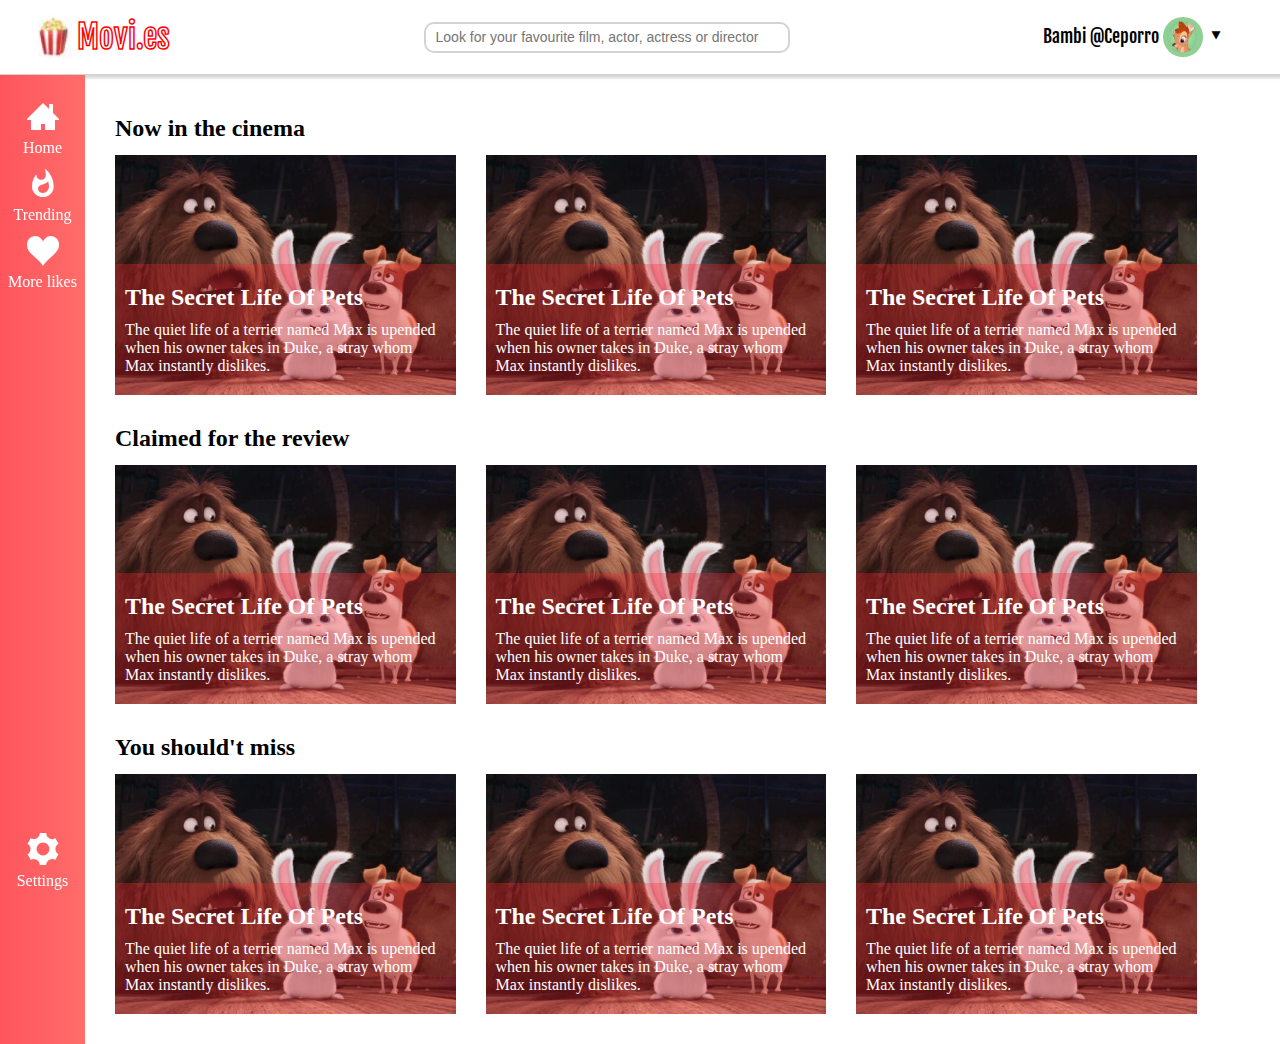
<file: Movi/index.html>
<!DOCTYPE html>
<html lang="en">
<head>
    <meta charset="UTF-8">
    <meta name="viewport" content="width=device-width, initial-scale=1.0">
    <title>Movi @Ceporro</title>
    <link rel="icon" type="image/png" href="../palomitas.PNG"/>
    <link href="https://fonts.googleapis.com/css2?family=Fjalla+One&family=Source+Sans+Pro&display=swap" rel="stylesheet">
    <style>
        @font-face {
            font-family: 'icomoon';
            src:  url('../fonts/icomoon.eot?hr9vfy');
            src:  url('../fonts/icomoon.eot?hr9vfy#iefix') format('embedded-opentype'),
                    url('../fonts/icomoon.ttf?hr9vfy') format('truetype'),
                    url('../fonts/icomoon.woff?hr9vfy') format('woff'),
                    url('../fonts/icomoon.svg?hr9vfy#icomoon') format('svg');
            font-weight: normal;
            font-style: normal;
            font-display: block;
        }

        [class^="icon-"], [class*=" icon-"] {
        /* use !important to prevent issues with browser extensions that change fonts */
        font-family: 'icomoon' !important;
        speak: never;
        font-style: normal;
        font-weight: normal;
        font-variant: normal;
        text-transform: none;
        line-height: 1;

        /* Better Font Rendering =========== */
        -webkit-font-smoothing: antialiased;
        -moz-osx-font-smoothing: grayscale;
        }
        body{
            margin: 0;
        }
        .container{
            /* height: 100vh; */
            display: grid;
            grid-template-columns: 85px auto;
            grid-template-rows: 75px auto;
            grid-template-areas:  "header header"
                                  "menu content";
        }
        header{
            padding: 5px ;
            grid-area: header;
            display: flex;
            align-items: center;
            justify-content: space-between;
            background: white;
            border-bottom: 1px solid lightgray;
            box-shadow: 5px 3px 3px lightgray;
            font-family: 'Fjalla One', serif;
        }
        header h1{
            -webkit-text-stroke: .4px red;
            color: white;
        }
        header input{
            height: 25px;
            border: 2px solid lightgray;
            border-radius: 10px;
            width: 350px;
            padding-left: 10px;
            font-size: 14px;
        }
        .title{
            display: flex;
            align-items: center;
            padding-left: 25px;
        }
        .title img{
            height: 45px;
            margin: 5px;
        }
        h2{
            margin: 10px 0;
        }
        .profile{
            padding-right: 50px;
            align-self: center;
            font-size: 18px;
        }
        .profile_image img{
            vertical-align: middle;
            border-radius: 50%;
            width: 2.2em;
            height: 2.2em;
        }
        .profile a{
            text-decoration: none;
            color: black;
        }
        .menu{
            grid-area: menu;
            background: linear-gradient(to right, #FE555C, #FE6D6A);
            color: white;
            display: flex;
            flex-direction: column;
            align-items: center;
            text-align: center;
            padding-top: 25px; 
        }
        .menu p{
            margin-top: 5px;
            margin-bottom: 10px;
        }
        .up_icons{
            position: fixed;
            text-decoration: none;
        }
        .bottom_icons{
            position: fixed;
            bottom: 0;
        }
        .icon-triangle-down:before {
            content: "\e909";
        }
        .icon-whatshot:before {
            content: "\e905";
        }
        .icon-cog:before {
            content: "\e908";
        }
        .icon-heart:before{
            content: "\e906";
        }
        .icon-home:before {
            content: "\e907";
        }
        .icon-whatshot, .icon-cog, .icon-heart,.icon-home{
            font-size: 2em;
            color: white;
            text-decoration: none;
        }

        .content{
            grid-area: content;
            display: grid;
            grid-template-rows: 30px auto 30px auto 30px auto;
            /* grid-template-columns: repeat(3, minmax(300px, 1fr));  */
            grid-template-areas: "titulo1"
                                 "cine"
                                 "titulo2"
                                 "critica"
                                 "titulo3" 
                                 "perder";
            padding: 30px;
            justify-content: center;
            grid-gap: 20px;
        }
        .films{
            position: relative;
        }
        .image_films{
            /* width: 300px; */
            margin: 0;
        }
        .image_films img{
            width: 100%;
            position: relative;
            margin-bottom: -4px;
        }
        .title_cine{
            grid-area: titulo1;
        }
        .films_cine{
            grid-area: cine;
        }
        .title_critica{
            grid-area: titulo2;
        }
        .films_critica{
            grid-area: critica;
        }
        .title_perder{
            grid-area: titulo3;
        }
        .films_perder{
            grid-area: perder;
        }
        .films_cine, .films_critica, .films_perder{
            position: relative;
            display: grid;
            grid-template-columns: repeat(3, minmax(300px, 30%));
            grid-gap: 30px;
        }
        .overlay{
            position: absolute;
            left: 0;
            right: 0;
            bottom: 0;
            background: rgba(254, 35, 45, 0.3);
            color: white;
            padding: 10px;
        }
        .overlay h1,p{
            margin: 10px auto;
        }
        .overlay h1{
            font-size: 24px;
            text-transform: capitalize;
        }

    </style>
</head>
<body>
    <div class="container">
        <header>
            <a class="title">
                <img src="../palomitas.PNG" alt="">
                <h1>Movi.es</h1>
            </a>
            <input type="text" placeholder="Look for your favourite film, actor, actress or director" class="searcher">
            <span class="profile">
                <a href="">Bambi @Ceporro</a>
                <a href="" class="profile_image"> <img src="../bambi.PNG" alt=""></a>
                <a href="" class="icon-triangle-down"></a>
            </span>
            
        </header>
        <div class="menu">
            <span class="up_icons">
                <a href="" class="icon-home"></a>
                <p>Home</p>
                <a href="" class="icon-whatshot"></a>
                <p>Trending</p>
                <a href=""  class="icon-heart"></a>
                <p>More likes</p>
            </span>
            <div class="bottom_icons">
                <a href=""  class="icon-cog"></a>
                <p>Settings</p>
            </div>
        </div>
        <div class="content">
            <h2 class="title_cine">Now in the cinema</h2>
            <div class="films_cine">
                <a class="films">
                    <figure class="image_films">
                        <img src="secretLifePets.jpg" alt="">
                    </figure>
                    <span class="overlay">
                        <h1>The secret life of pets</h1>
                        <p class="text">The quiet life of a terrier named Max is upended when his owner takes in Duke, a stray whom Max instantly dislikes.</p>
                    </span>
                </a>
                <a class="films">
                    <figure class="image_films">
                        <img src="secretLifePets.jpg" alt="">
                    </figure>
                    <span class="overlay">
                        <h1>The secret life of pets</h1>
                        <p class="text">The quiet life of a terrier named Max is upended when his owner takes in Duke, a stray whom Max instantly dislikes.</p>
                    </span>
                </a>
                <a class="films">
                    <figure class="image_films">
                        <img src="secretLifePets.jpg" alt="">
                    </figure>
                    <span class="overlay">
                        <h1>The secret life of pets</h1>
                        <p class="text">The quiet life of a terrier named Max is upended when his owner takes in Duke, a stray whom Max instantly dislikes.</p>
                    </span>
                </a>
            </div>
            <h2 class="title_critica">Claimed for the review</h2>
            <div class="films_critica">
                <a class="films">
                    <figure class="image_films">
                        <img src="secretLifePets.jpg" alt="">
                    </figure>
                    <span class="overlay">
                        <h1>The secret life of pets</h1>
                        <p class="text">The quiet life of a terrier named Max is upended when his owner takes in Duke, a stray whom Max instantly dislikes.</p>
                    </span>
                </a>
                <a class="films">
                    <figure class="image_films">
                        <img src="secretLifePets.jpg" alt="">
                    </figure>
                    <span class="overlay">
                        <h1>The secret life of pets</h1>
                        <p class="text">The quiet life of a terrier named Max is upended when his owner takes in Duke, a stray whom Max instantly dislikes.</p>
                    </span>
                </a>
                <a class="films">
                    <figure class="image_films">
                        <img src="secretLifePets.jpg" alt="">
                    </figure>
                    <span class="overlay">
                        <h1>The secret life of pets</h1>
                        <p class="text">The quiet life of a terrier named Max is upended when his owner takes in Duke, a stray whom Max instantly dislikes.</p>
                    </span>
                </a>
            </div>
            <h2 class="title_perder">You should't miss</h2>
            <div class="films_perder">
                <a class="films">
                    <figure class="image_films">
                        <img src="secretLifePets.jpg" alt="">
                    </figure>
                    <span class="overlay">
                        <h1>The secret life of pets</h1>
                        <p class="text">The quiet life of a terrier named Max is upended when his owner takes in Duke, a stray whom Max instantly dislikes.</p>
                    </span>
                </a>
                <a class="films">
                    <figure class="image_films">
                        <img src="secretLifePets.jpg" alt="">
                    </figure>
                    <span class="overlay">
                        <h1>The secret life of pets</h1>
                        <p class="text">The quiet life of a terrier named Max is upended when his owner takes in Duke, a stray whom Max instantly dislikes.</p>
                    </span>
                </a>
                <a class="films">
                    <figure class="image_films">
                        <img src="secretLifePets.jpg" alt="">
                    </figure>
                    <span class="overlay">
                        <h1>The secret life of pets</h1>
                        <p class="text">The quiet life of a terrier named Max is upended when his owner takes in Duke, a stray whom Max instantly dislikes.</p>
                    </span>
                </a>
            </div>   
        </div>
    </div>
</body>
</html>
</file>
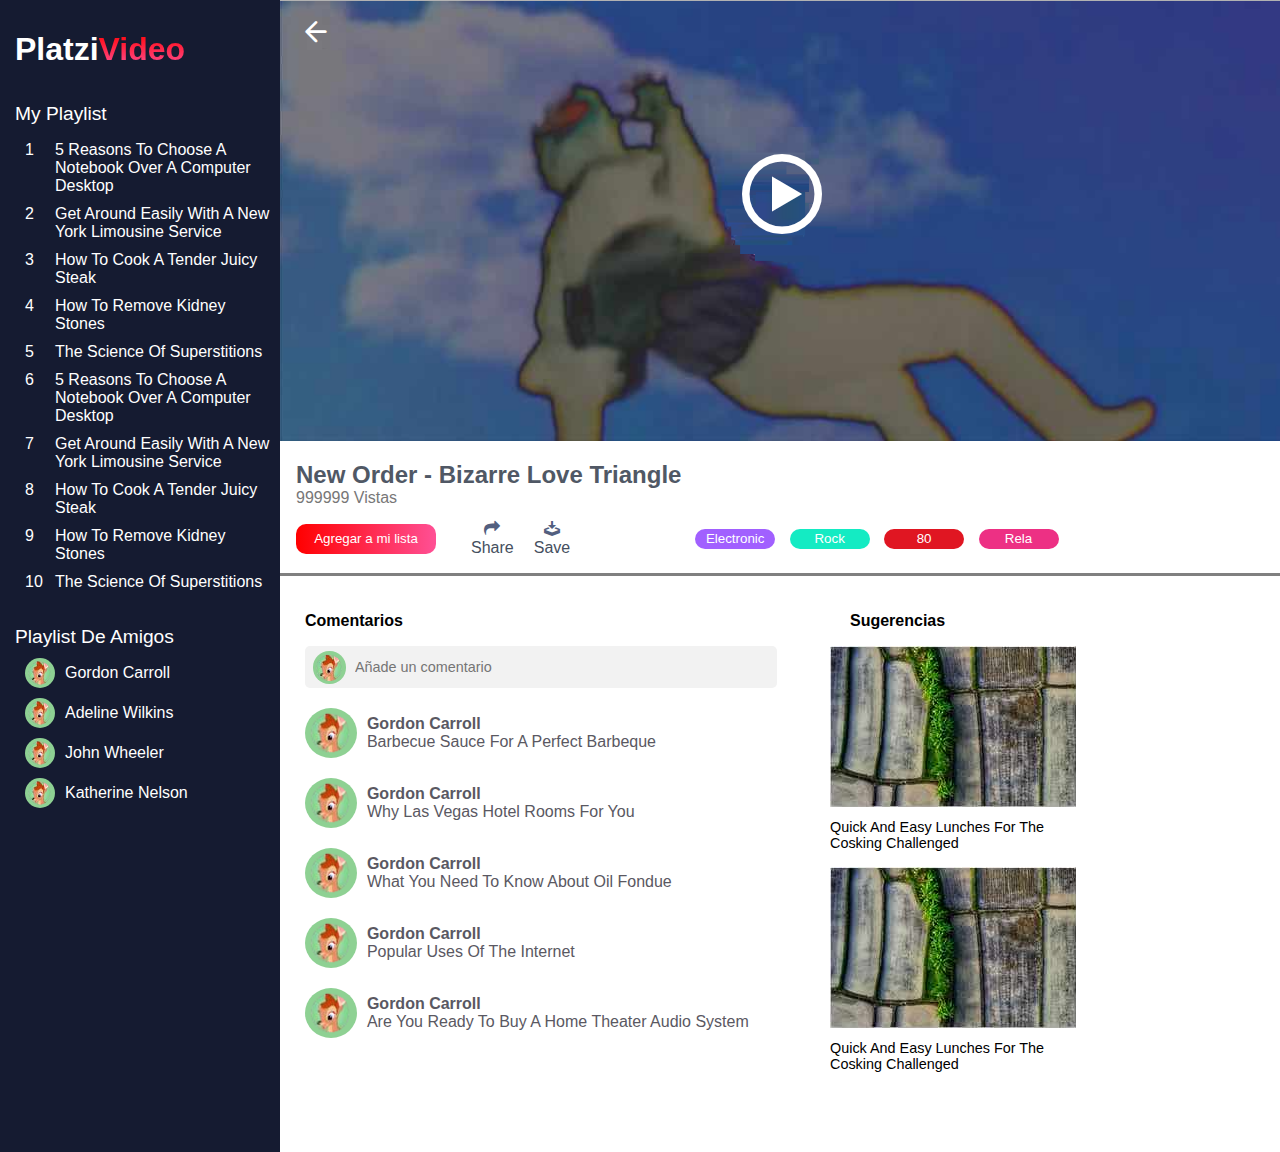
<file: PlatziVideo/index.html>
<!DOCTYPE html>
<html lang="en">
<head>
    <meta charset="UTF-8">
    <meta name="viewport" content="width=device-width, initial-scale=1.0">
    <title>PlatziVideo @Ceporro</title>
    <link rel="icon" type="image/png" href="palomitas.PNG"/>
    <link href="https://fonts.googleapis.com/css2?family=Fjalla+One&family=Source+Sans+Pro&display=swap" rel="stylesheet">
    <style>
        @font-face {
            font-family: 'icomoon';
            src:  url('../fonts/icomoon.eot?pdqzgp');
            src: url('../fonts/icomoon.eot?pdqzgp#iefix') format('embedded-opentype'),
                url('../fonts/icomoon.ttf?pdqzgp') format('truetype'),
                url('../fonts/icomoon.woff?pdqzgp') format('woff'),
                url('../fonts/icomoon.svg?pdqzgp#icomoon') format('svg');
            font-weight: normal;
            font-style: normal;
            font-display: block;
        }

        [class^="icon-"], [class*=" icon-"] {
        /* use !important to prevent issues with browser extensions that change fonts */
        font-family: 'icomoon' !important;
        speak: never;
        font-style: normal;
        font-weight: normal;
        font-variant: normal;
        text-transform: none;
        line-height: 1;

        /* Better Font Rendering =========== */
        -webkit-font-smoothing: antialiased;
        -moz-osx-font-smoothing: grayscale;
        }
        body{
            margin: 0;
            font-family: 'Arial', serif;

        }
        .container{
            display: grid;
            grid-template: repeat(2, 1fr) / 280px 1.1fr .9fr;
            grid-template-areas: "playlist video video"
                                 "playlist comments suggests";
        }
        .playlist_container{
            background: #151B31;
            color: white;
            padding: 10px;
            grid-area: playlist;
            padding-left: 15px;
        }
        .playlist_title{
            font-size: 1.2em;
            margin-top: 1.8em;
        }
        .my_playlist{
            padding-left: 30px;
        }
        .playlist_friends{
            display: flex;
            color: white;
            text-decoration: none;
            margin: 10px;
        }
        .playlist_friends img{
            border-radius: 50%;
            width: 30px;
            height: 30px;
            /* vertical-align: middle; */
        }
        .playlist_friends p{
            margin: 0;
            margin-left: 10px;
            align-self: center;
        }
        .video_container{
            grid-area: video;
            border-bottom: gray solid 3px;
            display: grid;
            grid-template-rows: auto auto;
        }
        .video_play img{
            position: static ; 
            width: 100%;
        }
        .video_play a{
            color: white;
            text-decoration: none;
            font-size: 2em;
        }
        .video_info{
            padding: 1em;
        }
        .video_info h2,p{
            margin: 0;
        }
        .video_info h2{
            color: #505865;
        }
        .video_info p{
            color: #777777;
        }
        .share_save{
            display: flex;
            margin: auto 25px;
        }
        .save, .share{
            text-decoration: none;
            color: #757F90;
            text-align: center;
            margin: auto 10px;
        }
        .save p, .share p{
            color: #454F60;
        }
        .video_interaction{
            padding-top: .8em;
            display: flex;
        }
        .icon-arrow-left:before {
            content: "\e90a";
            position: absolute;
            left: 300px;
            top: 15px;
        }
        .icon-play:before {
            content: "\e90b";
            font-size: 2.5em;
            position: absolute;
            left: 58vw;
            top: 12vw;
        }
        .icon-mail-forward:before {
            content: "\e90c";
            color: #525F7F;

        }
        .icon-download:before {
            content: "\e90d";
            color: #525F7F;
        }
        .comments_container{
            grid-area: comments;
        }
        .suggests_container{
            grid-area: suggests;
        }
        ol {
            counter-reset: item;
            list-style-type: none;
        }
        li{
            display: block;
            list-style-type: none;
            padding-left: 10px;
            margin: 10px auto;
            text-transform: capitalize;
            position: relative;
        }
        li:before {
            content: counter(item) " ";
            counter-increment: item;
            position: absolute;
            left: -20px;
        }
        h1 strong{
            background: -webkit-linear-gradient(red ,#FF5095);
            -webkit-background-clip: text;
            -webkit-text-fill-color: transparent;
            color: tomato;
        }
        button{
            border-style: hidden;
            cursor: pointer;
            color: white;
        }
        .button{
            align-self: center;
            border-radius: 10px;
            width: 140px;
            height: 30px;
            padding: 5px;
            background: linear-gradient(to right, red ,#FF5095);
        }
        .buttons{
            margin-left: 85px;
            align-self: center;
        }
        #Electronic, #Rock, #Ochenta, #Rela {
            background: purple;
            height: 20px;
            border-radius: 10px;
            align-self: center;
            width: 80px;
            margin: auto 5px;
        }
        #Electronic{
            background: #A160FF;
        }
        #Rock{
            background: #14EBC3;
        }
        #Ochenta{
            background: #E01622;
        }
        #Rela{
            background: #ED3084;
        }
        .comments_container{
            padding-left: 25px;
        }
        .comments_container, .suggest_container{
            padding-top: 20px;
        }
        .comments_container h3, .suggest_container h3{
            font-size: 1em;
        }
        .suggest_container h3{
            padding-left: 20px;
        }
        .input_comments{
            height: 40px;
            border-radius: 5px;
            /* background-image: url('bambi.PNG');
            background-repeat: no-repeat;
            background-size: contain; */
            background-color: #F2F2F2;
            width: 80%;
            border-style: hidden;
            font-size: .9em;
            padding-left: 50px;
        }
        .input_comments_container{
            position: relative;
        }
        .input_comments_container::after{
            content: url('bambi.PNG');
            display: flex;
            contain: content;
            position: absolute;
            top: 7.5px;
            left: 12px;
            border-radius: 50%;
            width: 50px;
            height: 50px;
            justify-content: center;
            zoom: .65;
        }
        .comment{
            display: flex;
            margin: 20px auto;
            color: #5A5862;
        }
        .comment img{
            border-radius: 50%;
            vertical-align: middle;
            height: 50px;
        }
        .comment_text{
            margin: auto 10px;
        }
        .comment_text h4,p{
            margin: 0;
            text-transform: capitalize;
        }
        .suggest p{
            width: 50%;
            font-size: .9em;
            margin-top: 8px;
            margin-bottom: 16px;
        }
    </style>
</head>
<body>
    <div class="container">
        <div class="playlist_container">
            <h1>Platzi<strong>Video</strong> </h1>
            <p class="playlist_title">My Playlist</p>
            <ol class="my_playlist">
                <li>5 reasons to choose a notebook over a computer desktop</li>
                <li>Get around easily with a new york limousine service</li>
                <li>how to cook a tender juicy steak</li>
                <li>how to remove kidney stones</li>
                <li>the science of superstitions</li>
                <li>5 reasons to choose a notebook over a computer desktop</li>
                <li>Get around easily with a new york limousine service</li>
                <li>how to cook a tender juicy steak</li>
                <li>how to remove kidney stones</li>
                <li>the science of superstitions</li>
            </ol>
            <p class="playlist_title">Playlist de amigos</p>
            <a href="" class="playlist_friends">
                <img src="bambi.PNG" alt="">
                <p>Gordon Carroll</p>
            </a>
            <a href="" class="playlist_friends">
                <img src="bambi.PNG" alt="">
                <p>Adeline Wilkins</p>
            </a>
            <a href="" class="playlist_friends">
                <img src="bambi.PNG" alt="">
                <p>John Wheeler</p>
            </a>
            <a href="" class="playlist_friends">
                <img src="bambi.PNG" alt="">
                <p>Katherine Nelson</p>
            </a>
        </div>
        <div class="video_container">
            <div class="video_play">
                <img src="video.png" alt="">
                <a href="" class="icon-arrow-left"></a>
                <a href="" class="icon-play"></a>
            </div>
            <div class="video_info">
                <h2>New Order - Bizarre Love Triangle</h2>
                <p>999999 vistas</p>
                <div class="video_interaction">
                    <button class="button">Agregar a mi lista</button>
                    <div class="share_save">
                        <a href="" class="share">
                            <span class="icon-mail-forward"></span>
                            <p>Share</p>
                        </a>
                        <a href="" class="save">
                            <span class="icon-download""></span>
                            <p>Save</p>
                        </a>
                    </div>
                    <div class="buttons">
                        <button id="Electronic">Electronic</button>
                        <button id="Rock">Rock</button>
                        <button id="Ochenta">80</button>
                        <button id="Rela">Rela</button>
                    </div>
                </div>
            </div>
        </div>
        <div class="comments_container">
            <h3>Comentarios</h3>
            <div class="input_comments_container">
                <input class="input_comments" type="text" placeholder="Añade un comentario" class="input_comments">
            </div>
            <div class="comments">
                <div class="comment">
                    <img src="bambi.PNG" alt="">
                    <div class="comment_text">
                        <h4>Gordon Carroll</h4>
                        <p>Barbecue sauce for a perfect barbeque</p>
                    </div>
                </div>
                <div class="comment">
                    <img src="bambi.PNG" alt="">
                    <div class="comment_text">
                        <h4>Gordon Carroll</h4>
                        <p>Why las vegas hotel rooms for you</p>
                    </div>
                </div>
                <div class="comment">
                    <img src="bambi.PNG" alt="">
                    <div class="comment_text">
                        <h4>Gordon Carroll</h4>
                        <p>what you need to know about oil fondue</p>
                    </div>
                </div>
                <div class="comment">
                    <img src="bambi.PNG" alt="">
                    <div class="comment_text">
                        <h4>Gordon Carroll</h4>
                        <p>popular uses of the internet</p>
                    </div>
                </div>
                <div class="comment">
                    <img src="bambi.PNG" alt="">
                    <div class="comment_text">
                        <h4>Gordon Carroll</h4>
                        <p>are you ready to buy a home theater audio system</p>
                    </div>
                </div>
            </div>
        </div>
        <div class="suggest_container">
            <h3>Sugerencias</h3>
            <div class="suggest">
                <img src="musgo.PNG" alt="">
                <p>Quick and easy lunches for the cosking challenged</p>
            </div>
            <div class="suggest">
                <img src="musgo.PNG" alt="">
                <p>Quick and easy lunches for the cosking challenged</p>
            </div>
        </div>
    </div>
</body>
</html>
</file>
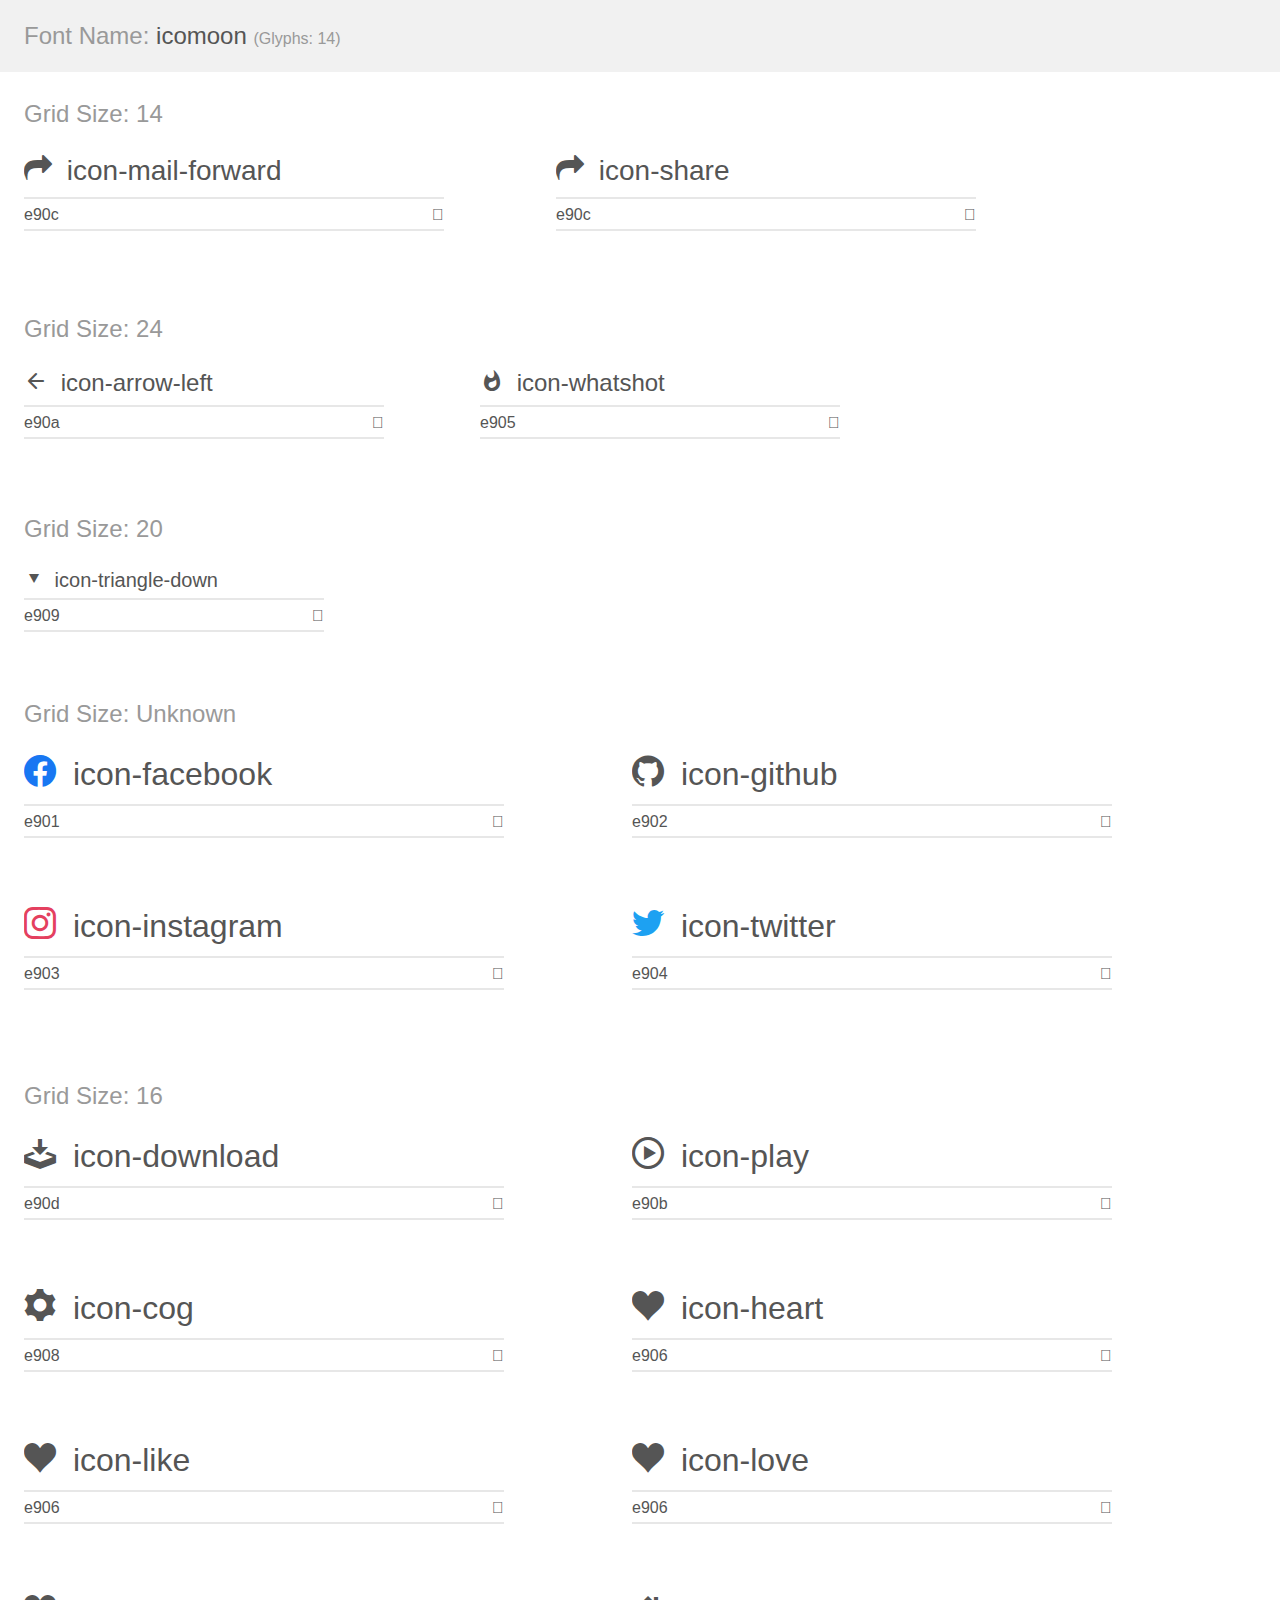
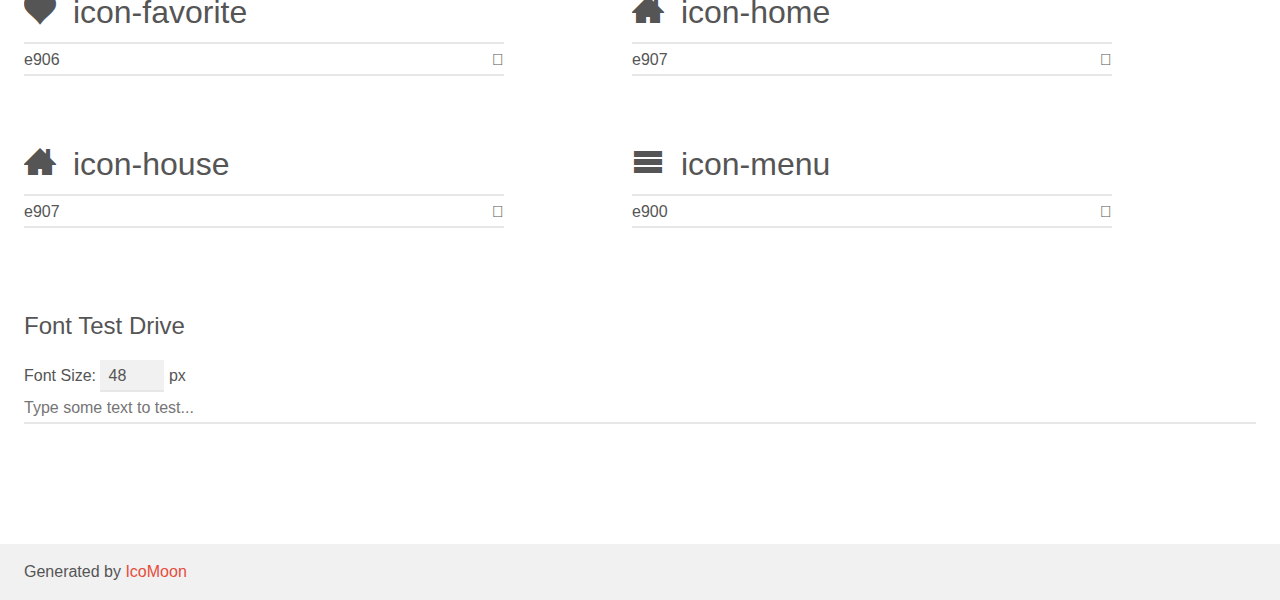
<file: demo.html>
<!doctype html>
<html>
<head>
    <meta charset="utf-8">
    <title>IcoMoon Demo</title>
    <meta name="description" content="An Icon Font Generated By IcoMoon.io">
    <meta name="viewport" content="width=device-width, initial-scale=1">
    <link rel="stylesheet" href="demo-files/demo.css">
    <link rel="stylesheet" href="style.css"></head>
<body>
    <div class="bgc1 clearfix">
        <h1 class="mhmm mvm"><span class="fgc1">Font Name:</span> icomoon <small class="fgc1">(Glyphs:&nbsp;14)</small></h1>
    </div>
    <div class="clearfix mhl ptl">
        <h1 class="mvm mtn fgc1">Grid Size: 14</h1>
        <div class="glyph fs1">
            <div class="clearfix bshadow0 pbs">
                <span class="icon-mail-forward"></span>
                <span class="mls"> icon-mail-forward</span>
            </div>
            <fieldset class="fs0 size1of1 clearfix hidden-false">
                <input type="text" readonly value="e90c" class="unit size1of2" />
                <input type="text" maxlength="1" readonly value="&#xe90c;" class="unitRight size1of2 talign-right" />
            </fieldset>
            <div class="fs0 bshadow0 clearfix hidden-true">
                <span class="unit pvs fgc1">liga: </span>
                <input type="text" readonly value="" class="liga unitRight" />
            </div>
        </div>
        <div class="glyph fs1">
            <div class="clearfix bshadow0 pbs">
                <span class="icon-share"></span>
                <span class="mls"> icon-share</span>
            </div>
            <fieldset class="fs0 size1of1 clearfix hidden-false">
                <input type="text" readonly value="e90c" class="unit size1of2" />
                <input type="text" maxlength="1" readonly value="&#xe90c;" class="unitRight size1of2 talign-right" />
            </fieldset>
            <div class="fs0 bshadow0 clearfix hidden-true">
                <span class="unit pvs fgc1">liga: </span>
                <input type="text" readonly value="" class="liga unitRight" />
            </div>
        </div>
    </div>
    <div class="clearfix mhl ptl">
        <h1 class="mvm mtn fgc1">Grid Size: 24</h1>
        <div class="glyph fs2">
            <div class="clearfix bshadow0 pbs">
                <span class="icon-arrow-left"></span>
                <span class="mls"> icon-arrow-left</span>
            </div>
            <fieldset class="fs0 size1of1 clearfix hidden-false">
                <input type="text" readonly value="e90a" class="unit size1of2" />
                <input type="text" maxlength="1" readonly value="&#xe90a;" class="unitRight size1of2 talign-right" />
            </fieldset>
            <div class="fs0 bshadow0 clearfix hidden-true">
                <span class="unit pvs fgc1">liga: </span>
                <input type="text" readonly value="" class="liga unitRight" />
            </div>
        </div>
        <div class="glyph fs2">
            <div class="clearfix bshadow0 pbs">
                <span class="icon-whatshot"></span>
                <span class="mls"> icon-whatshot</span>
            </div>
            <fieldset class="fs0 size1of1 clearfix hidden-false">
                <input type="text" readonly value="e905" class="unit size1of2" />
                <input type="text" maxlength="1" readonly value="&#xe905;" class="unitRight size1of2 talign-right" />
            </fieldset>
            <div class="fs0 bshadow0 clearfix hidden-true">
                <span class="unit pvs fgc1">liga: </span>
                <input type="text" readonly value="" class="liga unitRight" />
            </div>
        </div>
    </div>
    <div class="clearfix mhl ptl">
        <h1 class="mvm mtn fgc1">Grid Size: 20</h1>
        <div class="glyph fs3">
            <div class="clearfix bshadow0 pbs">
                <span class="icon-triangle-down"></span>
                <span class="mls"> icon-triangle-down</span>
            </div>
            <fieldset class="fs0 size1of1 clearfix hidden-false">
                <input type="text" readonly value="e909" class="unit size1of2" />
                <input type="text" maxlength="1" readonly value="&#xe909;" class="unitRight size1of2 talign-right" />
            </fieldset>
            <div class="fs0 bshadow0 clearfix hidden-true">
                <span class="unit pvs fgc1">liga: </span>
                <input type="text" readonly value="" class="liga unitRight" />
            </div>
        </div>
    </div>
    <div class="clearfix mhl ptl">
        <h1 class="mvm mtn fgc1">Grid Size: Unknown</h1>
        <div class="glyph fs4">
            <div class="clearfix bshadow0 pbs">
                <span class="icon-facebook"></span>
                <span class="mls"> icon-facebook</span>
            </div>
            <fieldset class="fs0 size1of1 clearfix hidden-false">
                <input type="text" readonly value="e901" class="unit size1of2" />
                <input type="text" maxlength="1" readonly value="&#xe901;" class="unitRight size1of2 talign-right" />
            </fieldset>
            <div class="fs0 bshadow0 clearfix hidden-true">
                <span class="unit pvs fgc1">liga: </span>
                <input type="text" readonly value="" class="liga unitRight" />
            </div>
        </div>
        <div class="glyph fs4">
            <div class="clearfix bshadow0 pbs">
                <span class="icon-github"></span>
                <span class="mls"> icon-github</span>
            </div>
            <fieldset class="fs0 size1of1 clearfix hidden-false">
                <input type="text" readonly value="e902" class="unit size1of2" />
                <input type="text" maxlength="1" readonly value="&#xe902;" class="unitRight size1of2 talign-right" />
            </fieldset>
            <div class="fs0 bshadow0 clearfix hidden-true">
                <span class="unit pvs fgc1">liga: </span>
                <input type="text" readonly value="" class="liga unitRight" />
            </div>
        </div>
        <div class="glyph fs4">
            <div class="clearfix bshadow0 pbs">
                <span class="icon-instagram"></span>
                <span class="mls"> icon-instagram</span>
            </div>
            <fieldset class="fs0 size1of1 clearfix hidden-false">
                <input type="text" readonly value="e903" class="unit size1of2" />
                <input type="text" maxlength="1" readonly value="&#xe903;" class="unitRight size1of2 talign-right" />
            </fieldset>
            <div class="fs0 bshadow0 clearfix hidden-true">
                <span class="unit pvs fgc1">liga: </span>
                <input type="text" readonly value="" class="liga unitRight" />
            </div>
        </div>
        <div class="glyph fs4">
            <div class="clearfix bshadow0 pbs">
                <span class="icon-twitter"></span>
                <span class="mls"> icon-twitter</span>
            </div>
            <fieldset class="fs0 size1of1 clearfix hidden-false">
                <input type="text" readonly value="e904" class="unit size1of2" />
                <input type="text" maxlength="1" readonly value="&#xe904;" class="unitRight size1of2 talign-right" />
            </fieldset>
            <div class="fs0 bshadow0 clearfix hidden-true">
                <span class="unit pvs fgc1">liga: </span>
                <input type="text" readonly value="" class="liga unitRight" />
            </div>
        </div>
    </div>
    <div class="clearfix mhl ptl">
        <h1 class="mvm mtn fgc1">Grid Size: 16</h1>
        <div class="glyph fs5">
            <div class="clearfix bshadow0 pbs">
                <span class="icon-download"></span>
                <span class="mls"> icon-download</span>
            </div>
            <fieldset class="fs0 size1of1 clearfix hidden-false">
                <input type="text" readonly value="e90d" class="unit size1of2" />
                <input type="text" maxlength="1" readonly value="&#xe90d;" class="unitRight size1of2 talign-right" />
            </fieldset>
            <div class="fs0 bshadow0 clearfix hidden-true">
                <span class="unit pvs fgc1">liga: </span>
                <input type="text" readonly value="" class="liga unitRight" />
            </div>
        </div>
        <div class="glyph fs5">
            <div class="clearfix bshadow0 pbs">
                <span class="icon-play"></span>
                <span class="mls"> icon-play</span>
            </div>
            <fieldset class="fs0 size1of1 clearfix hidden-false">
                <input type="text" readonly value="e90b" class="unit size1of2" />
                <input type="text" maxlength="1" readonly value="&#xe90b;" class="unitRight size1of2 talign-right" />
            </fieldset>
            <div class="fs0 bshadow0 clearfix hidden-true">
                <span class="unit pvs fgc1">liga: </span>
                <input type="text" readonly value="" class="liga unitRight" />
            </div>
        </div>
        <div class="glyph fs5">
            <div class="clearfix bshadow0 pbs">
                <span class="icon-cog"></span>
                <span class="mls"> icon-cog</span>
            </div>
            <fieldset class="fs0 size1of1 clearfix hidden-false">
                <input type="text" readonly value="e908" class="unit size1of2" />
                <input type="text" maxlength="1" readonly value="&#xe908;" class="unitRight size1of2 talign-right" />
            </fieldset>
            <div class="fs0 bshadow0 clearfix hidden-true">
                <span class="unit pvs fgc1">liga: </span>
                <input type="text" readonly value="" class="liga unitRight" />
            </div>
        </div>
        <div class="glyph fs5">
            <div class="clearfix bshadow0 pbs">
                <span class="icon-heart"></span>
                <span class="mls"> icon-heart</span>
            </div>
            <fieldset class="fs0 size1of1 clearfix hidden-false">
                <input type="text" readonly value="e906" class="unit size1of2" />
                <input type="text" maxlength="1" readonly value="&#xe906;" class="unitRight size1of2 talign-right" />
            </fieldset>
            <div class="fs0 bshadow0 clearfix hidden-true">
                <span class="unit pvs fgc1">liga: </span>
                <input type="text" readonly value="" class="liga unitRight" />
            </div>
        </div>
        <div class="glyph fs5">
            <div class="clearfix bshadow0 pbs">
                <span class="icon-like"></span>
                <span class="mls"> icon-like</span>
            </div>
            <fieldset class="fs0 size1of1 clearfix hidden-false">
                <input type="text" readonly value="e906" class="unit size1of2" />
                <input type="text" maxlength="1" readonly value="&#xe906;" class="unitRight size1of2 talign-right" />
            </fieldset>
            <div class="fs0 bshadow0 clearfix hidden-true">
                <span class="unit pvs fgc1">liga: </span>
                <input type="text" readonly value="" class="liga unitRight" />
            </div>
        </div>
        <div class="glyph fs5">
            <div class="clearfix bshadow0 pbs">
                <span class="icon-love"></span>
                <span class="mls"> icon-love</span>
            </div>
            <fieldset class="fs0 size1of1 clearfix hidden-false">
                <input type="text" readonly value="e906" class="unit size1of2" />
                <input type="text" maxlength="1" readonly value="&#xe906;" class="unitRight size1of2 talign-right" />
            </fieldset>
            <div class="fs0 bshadow0 clearfix hidden-true">
                <span class="unit pvs fgc1">liga: </span>
                <input type="text" readonly value="" class="liga unitRight" />
            </div>
        </div>
        <div class="glyph fs5">
            <div class="clearfix bshadow0 pbs">
                <span class="icon-favorite"></span>
                <span class="mls"> icon-favorite</span>
            </div>
            <fieldset class="fs0 size1of1 clearfix hidden-false">
                <input type="text" readonly value="e906" class="unit size1of2" />
                <input type="text" maxlength="1" readonly value="&#xe906;" class="unitRight size1of2 talign-right" />
            </fieldset>
            <div class="fs0 bshadow0 clearfix hidden-true">
                <span class="unit pvs fgc1">liga: </span>
                <input type="text" readonly value="" class="liga unitRight" />
            </div>
        </div>
        <div class="glyph fs5">
            <div class="clearfix bshadow0 pbs">
                <span class="icon-home"></span>
                <span class="mls"> icon-home</span>
            </div>
            <fieldset class="fs0 size1of1 clearfix hidden-false">
                <input type="text" readonly value="e907" class="unit size1of2" />
                <input type="text" maxlength="1" readonly value="&#xe907;" class="unitRight size1of2 talign-right" />
            </fieldset>
            <div class="fs0 bshadow0 clearfix hidden-true">
                <span class="unit pvs fgc1">liga: </span>
                <input type="text" readonly value="" class="liga unitRight" />
            </div>
        </div>
        <div class="glyph fs5">
            <div class="clearfix bshadow0 pbs">
                <span class="icon-house"></span>
                <span class="mls"> icon-house</span>
            </div>
            <fieldset class="fs0 size1of1 clearfix hidden-false">
                <input type="text" readonly value="e907" class="unit size1of2" />
                <input type="text" maxlength="1" readonly value="&#xe907;" class="unitRight size1of2 talign-right" />
            </fieldset>
            <div class="fs0 bshadow0 clearfix hidden-true">
                <span class="unit pvs fgc1">liga: </span>
                <input type="text" readonly value="" class="liga unitRight" />
            </div>
        </div>
        <div class="glyph fs5">
            <div class="clearfix bshadow0 pbs">
                <span class="icon-menu"></span>
                <span class="mls"> icon-menu</span>
            </div>
            <fieldset class="fs0 size1of1 clearfix hidden-false">
                <input type="text" readonly value="e900" class="unit size1of2" />
                <input type="text" maxlength="1" readonly value="&#xe900;" class="unitRight size1of2 talign-right" />
            </fieldset>
            <div class="fs0 bshadow0 clearfix hidden-true">
                <span class="unit pvs fgc1">liga: </span>
                <input type="text" readonly value="" class="liga unitRight" />
            </div>
        </div>
    </div>

    <!--[if gt IE 8]><!-->
    <div class="mhl clearfix mbl">
        <h1>Font Test Drive</h1>
        <label>
            Font Size: <input id="fontSize" type="number" class="textbox0 mbm"
            min="8" value="48" />
            px
        </label>
        <input id="testText" type="text" class="phl size1of1 mvl"
        placeholder="Type some text to test..." value=""/>
        <div id="testDrive" class="icon-" style="font-family: icomoon">&nbsp;
        </div>
    </div>
    <!--<![endif]-->
    <div class="bgc1 clearfix">
        <p class="mhl">Generated by <a href="https://icomoon.io/app">IcoMoon</a></p>
    </div>

    <script src="demo-files/demo.js"></script>
</body>
</html>
</file>
<file: demo-files/demo.css>
body {
  padding: 0;
  margin: 0;
  font-family: sans-serif;
  font-size: 1em;
  line-height: 1.5;
  color: #555;
  background: #fff;
}
h1 {
  font-size: 1.5em;
  font-weight: normal;
}
small {
  font-size: .66666667em;
}
a {
  color: #e74c3c;
  text-decoration: none;
}
a:hover, a:focus {
  box-shadow: 0 1px #e74c3c;
}
.bshadow0, input {
  box-shadow: inset 0 -2px #e7e7e7;
}
input:hover {
  box-shadow: inset 0 -2px #ccc;
}
input, fieldset {
  font-family: sans-serif;
  font-size: 1em;
  margin: 0;
  padding: 0;
  border: 0;
}
input {
  color: inherit;
  line-height: 1.5;
  height: 1.5em;
  padding: .25em 0;
}
input:focus {
  outline: none;
  box-shadow: inset 0 -2px #449fdb;
}
.glyph {
  font-size: 16px;
  width: 15em;
  padding-bottom: 1em;
  margin-right: 4em;
  margin-bottom: 1em;
  float: left;
  overflow: hidden;
}
.liga {
  width: 80%;
  width: calc(100% - 2.5em);
}
.talign-right {
  text-align: right;
}
.talign-center {
  text-align: center;
}
.bgc1 {
  background: #f1f1f1;
}
.fgc1 {
  color: #999;
}
.fgc0 {
  color: #000;
}
p {
  margin-top: 1em;
  margin-bottom: 1em;
}
.mvm {
  margin-top: .75em;
  margin-bottom: .75em;
}
.mtn {
  margin-top: 0;
}
.mtl, .mal {
  margin-top: 1.5em;
}
.mbl, .mal {
  margin-bottom: 1.5em;
}
.mal, .mhl {
  margin-left: 1.5em;
  margin-right: 1.5em;
}
.mhmm {
  margin-left: 1em;
  margin-right: 1em;
}
.mls {
  margin-left: .25em;
}
.ptl {
  padding-top: 1.5em;
}
.pbs, .pvs {
  padding-bottom: .25em;
}
.pvs, .pts {
  padding-top: .25em;
}
.unit {
  float: left;
}
.unitRight {
  float: right;
}
.size1of2 {
  width: 50%;
}
.size1of1 {
  width: 100%;
}
.clearfix:before, .clearfix:after {
  content: " ";
  display: table;
}
.clearfix:after {
  clear: both;
}
.hidden-true {
  display: none;
}
.textbox0 {
  width: 3em;
  background: #f1f1f1;
  padding: .25em .5em;
  line-height: 1.5;
  height: 1.5em;
}
#testDrive {
  display: block;
  padding-top: 24px;
  line-height: 1.5;
}
.fs0 {
  font-size: 16px;
}
.fs1 {
  font-size: 28px;
}
.fs2 {
  font-size: 24px;
}
.fs3 {
  font-size: 20px;
}
.fs4 {
  font-size: 32px;
}
.fs5 {
  font-size: 32px;
}
</file>
<file: style.css>
@font-face {
  font-family: 'icomoon';
  src:  url('fonts/icomoon.eot?pdqzgp');
  src:  url('fonts/icomoon.eot?pdqzgp#iefix') format('embedded-opentype'),
    url('fonts/icomoon.ttf?pdqzgp') format('truetype'),
    url('fonts/icomoon.woff?pdqzgp') format('woff'),
    url('fonts/icomoon.svg?pdqzgp#icomoon') format('svg');
  font-weight: normal;
  font-style: normal;
  font-display: block;
}

[class^="icon-"], [class*=" icon-"] {
  /* use !important to prevent issues with browser extensions that change fonts */
  font-family: 'icomoon' !important;
  speak: never;
  font-style: normal;
  font-weight: normal;
  font-variant: normal;
  text-transform: none;
  line-height: 1;

  /* Better Font Rendering =========== */
  -webkit-font-smoothing: antialiased;
  -moz-osx-font-smoothing: grayscale;
}

.icon-mail-forward:before {
  content: "\e90c";
}
.icon-share:before {
  content: "\e90c";
}
.icon-arrow-left:before {
  content: "\e90a";
}
.icon-whatshot:before {
  content: "\e905";
}
.icon-triangle-down:before {
  content: "\e909";
}
.icon-facebook:before {
  content: "\e901";
  color: #1877f2;
}
.icon-github:before {
  content: "\e902";
}
.icon-instagram:before {
  content: "\e903";
  color: #e4405f;
}
.icon-twitter:before {
  content: "\e904";
  color: #1da1f2;
}
.icon-download:before {
  content: "\e90d";
}
.icon-play:before {
  content: "\e90b";
}
.icon-cog:before {
  content: "\e908";
}
.icon-heart:before {
  content: "\e906";
}
.icon-like:before {
  content: "\e906";
}
.icon-love:before {
  content: "\e906";
}
.icon-favorite:before {
  content: "\e906";
}
.icon-home:before {
  content: "\e907";
}
.icon-house:before {
  content: "\e907";
}
.icon-menu:before {
  content: "\e900";
}
</file>
